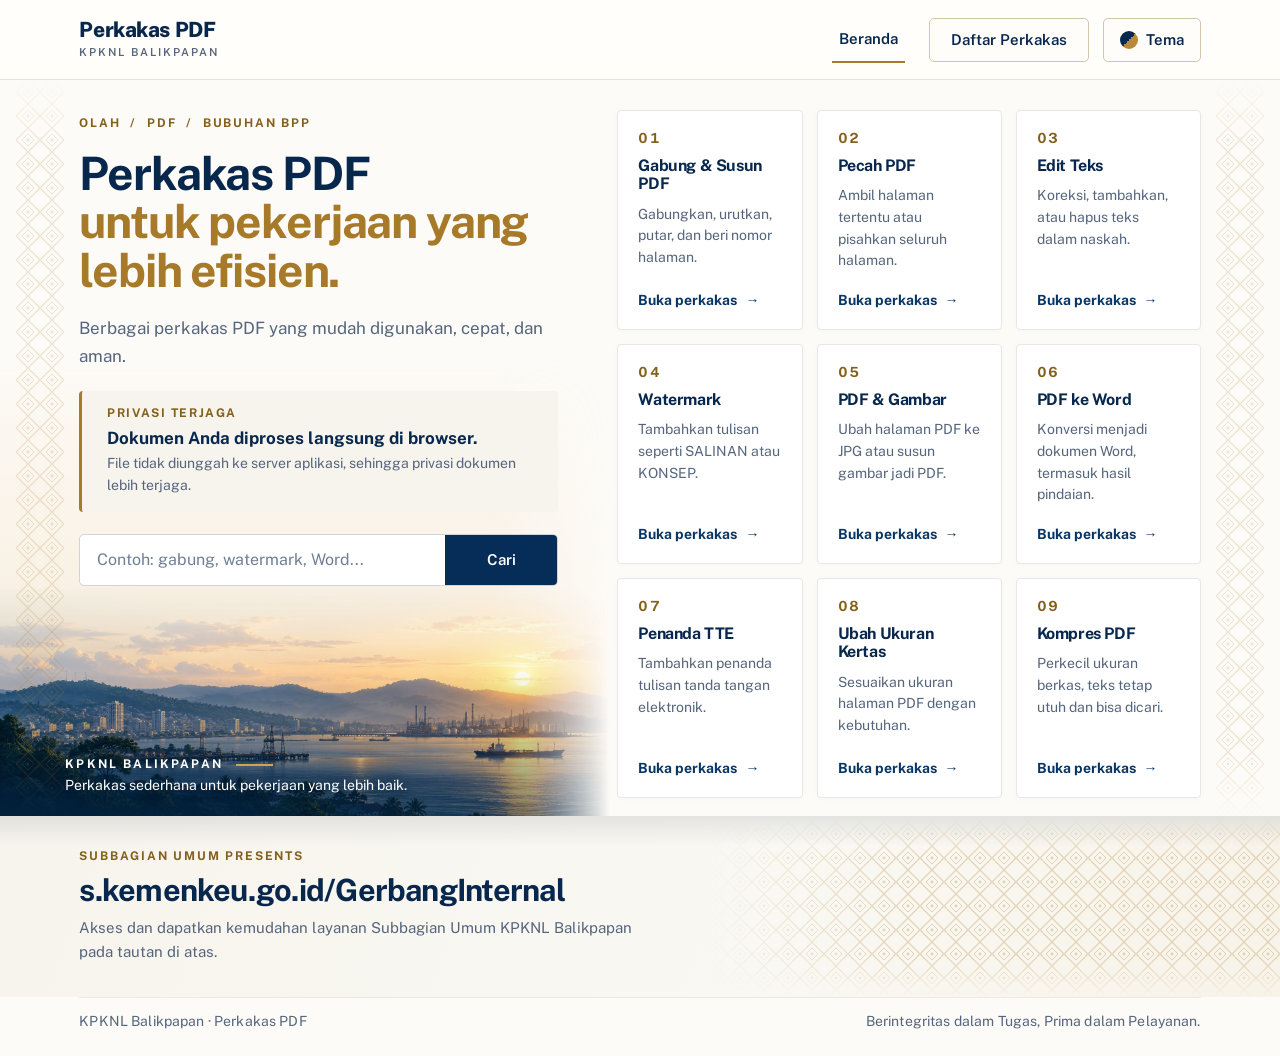
<file: index.html>
<!DOCTYPE html>
<html lang="id">
<head>
<meta charset="utf-8">
<meta name="viewport" content="width=device-width, initial-scale=1">
<meta name="description" content="Perkakas PDF KPKNL Balikpapan. Gabung, pecah, koreksi, konversi, kompres, dan kelola PDF langsung di peramban.">
<title>Perkakas PDF — KPKNL Balikpapan</title>
<script src="tema.js"></script>
<link rel="stylesheet" href="gaya.css">
<link rel="stylesheet" href="editorial.css">
</head>
<body class="beranda-editorial">
<a class="lewati-konten" href="#konten">Lewati navigasi</a>

<main id="konten" class="editorial-halaman">
  <div class="editorial-split">
    <div class="editorial-cerita">
      <section class="editorial-pembuka" aria-labelledby="judul-utama">
        <p class="editorial-label">OLAH <span>/</span> PDF <span>/</span> BUBUHAN BPP</p>
        <h1 id="judul-utama">Perkakas PDF <span>untuk pekerjaan yang lebih efisien.</span></h1>
        <p class="editorial-deskripsi">Berbagai perkakas PDF yang mudah digunakan, cepat, dan aman.</p>

        <div class="editorial-privasi">
          <p class="editorial-privasi-label">PRIVASI TERJAGA</p>
          <strong>Dokumen Anda diproses langsung di browser.</strong>
          <p>File tidak diunggah ke server aplikasi, sehingga privasi dokumen lebih terjaga.</p>
        </div>

        <form class="editorial-cari" role="search" id="cariPerkakas">
          <label for="cariAlat" class="sr-only">Cari perkakas PDF</label>
          <div class="editorial-cari-baris">
            <input type="search" id="cariAlat" name="q" autocomplete="off" placeholder="Contoh: gabung, watermark, Word..." aria-controls="daftarAlat">
            <button type="submit">Cari <span aria-hidden="true">→</span></button>
          </div>
          <p class="editorial-bantuan sr-only">Ketik nama atau kegunaan alat; daftar di sebelah akan tersaring.</p>
        </form>
      </section>

      <figure class="editorial-lanskap">
        <div class="editorial-lanskap-gambar" data-banner-tema role="img" aria-label="Pemandangan teluk saat matahari terbenam dengan perbukitan, gedung kota, dermaga, kilang, dan kapal"></div>
        <figcaption>
          <span>KPKNL BALIKPAPAN <i aria-hidden="true"></i></span>
          <span>Perkakas sederhana untuk pekerjaan yang lebih baik.</span>
        </figcaption>
      </figure>
    </div>

    <section class="editorial-alat" id="alat" aria-labelledby="judul-alat">
      <header class="editorial-alat-kepala">
        <h2 id="judul-alat" class="sr-only">Daftar Perkakas PDF</h2>
        <p class="editorial-jumlah sr-only" id="jumlahAlat" role="status" aria-live="polite">9 perkakas tersedia</p>
      </header>

      <div class="editorial-kartu-grid" id="daftarAlat">
        <a class="editorial-kartu" href="gabung" data-cari="gabung susun halaman urut putar hapus nomor">
          <span class="editorial-kartu-nomor">01</span><strong>Gabung &amp; Susun PDF</strong>
          <span>Gabungkan, urutkan, putar, dan beri nomor halaman.</span><span class="editorial-buka">Buka perkakas <span aria-hidden="true">→</span></span>
        </a>
        <a class="editorial-kartu" href="pecah" data-cari="pecah pisah ekstrak halaman">
          <span class="editorial-kartu-nomor">02</span><strong>Pecah PDF</strong>
          <span>Ambil halaman tertentu atau pisahkan seluruh halaman.</span><span class="editorial-buka">Buka perkakas <span aria-hidden="true">→</span></span>
        </a>
        <a class="editorial-kartu" href="koreksi" data-cari="edit teks koreksi sunting isi pdf">
          <span class="editorial-kartu-nomor">03</span><strong>Edit Teks</strong>
          <span>Koreksi, tambahkan, atau hapus teks dalam naskah.</span><span class="editorial-buka">Buka perkakas <span aria-hidden="true">→</span></span>
        </a>
        <a class="editorial-kartu" href="tanda-air" data-cari="watermark tanda air salinan konsep">
          <span class="editorial-kartu-nomor">04</span><strong>Watermark</strong>
          <span>Tambahkan tulisan seperti SALINAN atau KONSEP.</span><span class="editorial-buka">Buka perkakas <span aria-hidden="true">→</span></span>
        </a>
        <a class="editorial-kartu" href="gambar" data-cari="pdf gambar jpg png konversi foto">
          <span class="editorial-kartu-nomor">05</span><strong>PDF &amp; Gambar</strong>
          <span>Ubah halaman PDF ke JPG atau susun gambar jadi PDF.</span><span class="editorial-buka">Buka perkakas <span aria-hidden="true">→</span></span>
        </a>
        <a class="editorial-kartu" href="word" data-cari="pdf ke word docx ocr pindai konversi">
          <span class="editorial-kartu-nomor">06</span><strong>PDF ke Word</strong>
          <span>Konversi menjadi dokumen Word, termasuk hasil pindaian.</span><span class="editorial-buka">Buka perkakas <span aria-hidden="true">→</span></span>
        </a>
        <a class="editorial-kartu" href="penanda" data-cari="penanda tte elektronik tandatangan tanda tangan">
          <span class="editorial-kartu-nomor">07</span><strong>Penanda TTE</strong>
          <span>Tambahkan penanda tulisan tanda tangan elektronik.</span><span class="editorial-buka">Buka perkakas <span aria-hidden="true">→</span></span>
        </a>
        <a class="editorial-kartu" href="pengubah-uk" data-cari="ubah ukuran kertas a4 f4 legal halaman">
          <span class="editorial-kartu-nomor">08</span><strong>Ubah Ukuran Kertas</strong>
          <span>Sesuaikan ukuran halaman PDF dengan kebutuhan.</span><span class="editorial-buka">Buka perkakas <span aria-hidden="true">→</span></span>
        </a>
        <a class="editorial-kartu" href="kompres" data-cari="kompres kecilkan perkecil ukuran berkas hemat optimasi">
          <span class="editorial-kartu-nomor">09</span><strong>Kompres PDF</strong>
          <span>Perkecil ukuran berkas, teks tetap utuh dan bisa dicari.</span><span class="editorial-buka">Buka perkakas <span aria-hidden="true">→</span></span>
        </a>
      </div>
      <p class="editorial-kosong" id="alatKosong" hidden>Tidak ada perkakas yang cocok. Coba kata kunci lain.</p>
    </section>
  </div>

  <section class="editorial-penutup" aria-labelledby="judul-penutup">
    <div class="editorial-penutup-isi">
      <p class="editorial-label">Subbagian Umum Presents</p>
      <h2 id="judul-penutup">s.kemenkeu.go.id/<wbr>GerbangInternal</h2>
      <p>Akses dan dapatkan kemudahan layanan Subbagian Umum KPKNL Balikpapan pada tautan di atas.</p>
    </div>
    <div class="editorial-penutup-ornamen" aria-hidden="true"></div>
  </section>
  <footer class="editorial-kaki">
    <span>KPKNL Balikpapan · Perkakas PDF</span>
    <span>Berintegritas dalam Tugas, Prima dalam Pelayanan.</span>
  </footer>
</main>

<script src="bersama.js"></script>
<script>
(function () {
  "use strict";
  const form = document.getElementById("cariPerkakas");
  const input = document.getElementById("cariAlat");
  const cards = Array.from(document.querySelectorAll(".editorial-kartu"));
  const status = document.getElementById("jumlahAlat");
  const kosong = document.getElementById("alatKosong");

  function cari() {
    const query = input.value.trim().toLocaleLowerCase("id");
    let terlihat = 0;
    for (const kartu of cards) {
      const teks = (kartu.textContent + " " + kartu.dataset.cari).toLocaleLowerCase("id");
      const cocok = !query || teks.includes(query);
      kartu.hidden = !cocok;
      if (cocok) terlihat++;
    }
    status.textContent = query ? terlihat + " dari " + cards.length + " perkakas cocok" : cards.length + " perkakas tersedia";
    kosong.hidden = terlihat > 0;
  }

  form.addEventListener("submit", function (e) {
    e.preventDefault();
    cari();
    document.getElementById("alat").scrollIntoView({ behavior: "auto", block: "start" });
  });
  input.addEventListener("input", cari);
  input.addEventListener("keydown", function (e) {
    if (e.key === "Escape" && input.value) {
      input.value = "";
      cari();
    }
  });
})();
</script>
</body>
</html>
</file>
<file: gaya.css>
/* ============================================================
   Gaya Bersama Perkakas PDF
   Bahasa desain mengikuti beranda (editorial.css). Seluruh huruf memakai
   Public Sans, judul dibedakan lewat ketebalan dan ukuran.
   Semua alat memakai berkas ini, jadi ubah warna atau ukuran huruf
   lewat variabel di :root, bukan langsung di tiap halaman.
   ============================================================ */

/* Satu-satunya tempat font dimuat. Halaman alat tidak perlu memasang
   tautan Google Fonts sendiri. */
@import url('https://fonts.googleapis.com/css2?family=Public+Sans:ital,wght@0,400;0,500;0,600;0,700;0,800;1,400&display=swap');

:root {
  /* Huruf */
  --huruf-judul: "Public Sans", system-ui, -apple-system, "Segoe UI", sans-serif;
  --huruf-isi: "Public Sans", system-ui, -apple-system, "Segoe UI", sans-serif;

  /* Palet, disamakan dengan beranda */
  --biru-tua: #08274d;
  --biru: #1d4e86;
  --biru-hover: #16446e;
  --biru-muda: #eef2f6;
  --emas: #b8893a;          /* garis, sorotan, dan bingkai fokus */
  --emas-tua: #a77a2a;      /* garis tepi kabar dan penanda aktif */
  --emas-teks: #84601d;     /* teks emas berukuran kecil, kontras 5,5:1 */
  --emas-muda: #f7f4ed;
  --emas-garis: #d7c7aa;
  --putih: #ffffff;
  --latar: #fdfbf7;

  /* Teks dan garis. Kontras --tinta-lembut di atas latar 5,7:1. */
  --tinta: #13294a;
  --tinta-lembut: #55657c;
  --garis: #e6e2d9;
  --garis-fokus: #cfd6dd;

  /* Status */
  --bahaya: #b42318;
  --bahaya-muda: #fdf1ef;
  --hijau: #1b6b35;
  --hijau-muda: #eef7f0;

  /* Bentuk */
  --radius-sm: 4px;
  --radius-md: 6px;
  --radius-lg: 8px;
  --radius-xl: 12px;
  --bayangan-sm: 0 1px 4px rgba(12, 46, 79, 0.04);
  --bayangan-md: 0 3px 12px rgba(16, 43, 80, 0.07);
  --bayangan-lg: 0 10px 25px rgba(16, 43, 80, 0.10);
  --transisi: background-color .16s ease, border-color .16s ease, color .16s ease, box-shadow .16s ease;

  /* Warna pendukung. Semuanya ikut berganti saat tema diganti, lihat bagian
     "Tema" di bawah. Jangan menulis kode warna langsung di aturan lain. */
  --latar-bening: rgba(253, 251, 247, 0);   /* --latar dengan alfa 0, untuk gradasi */
  --menu-latar: #fffefa;
  --menu-garis: #e8e4db;
  --tombol-polos: #fffdfa;
  --hover-hangat: #f9f5ed;
  --kop-kiri: #f9f6ef;
  --kop-kanan: #f8eddb;
  --jatuhan-latar: #fbfaf6;
  --jatuhan-garis: #abb9c9;
  --teks-contoh: #6f7f94;       /* placeholder isian, kontras 4,0:1 */
  --fokus-lembut: #cad9e8;
  --mati-latar: #efede7;
  --mati-garis: #e2ded4;
  --kartu-garis: #e7e7e5;
  --kartu-garis-hover: #c6a36a;
  --kartu-latar-hover: #fffdf8;

  /* Khusus beranda (dipakai editorial.css) */
  --garis-editorial: #e9e5dd;
  --cari-garis: #ced5da;
  --cari-tombol: #062d58;
  --cari-fokus: #c5a15b;
  --tautan-kartu: #073565;
  --emas-terang: #d4a34d;
  --kosong-latar: #f8f4eb;
  --kosong-garis: #aa8444;
  --penutup-1: #f7f4ed;
  --penutup-2: #faf8f3;
  --penutup-3: #f7f3e9;
  --kaki-garis: #eee9e0;
  --bayang-teks: #102943;
  /* Tiga angka R,G,B untuk warna yang dipakai dengan alfa: rgba(var(--rgb-x), .5) */
  --rgb-gelap: 4, 33, 58;          /* bayangan dan lapisan gelap di atas foto */
  --rgb-bayangan-kartu: 12, 46, 79;
  --rgb-semburat: 240, 218, 185;   /* semburat hangat di belakang banner */
  --rgb-semburat-2: 226, 214, 194;

  /* Banner: satu gambar dipakai di beranda dan di kop halaman alat. */
  --banner: url("banner-pelabuhan.jpg");
  --banner-beranda-posisi: center 48%;
  --banner-beranda-posisi-ponsel: 80% 48%;
  --banner-kop-posisi: right 46%;
  --banner-pita-posisi: center 52%;
  /* Kepekatan lapisan gelap di bawah keterangan banner beranda. */
  --banner-lapis-tengah: .18;
  --banner-lapis-bawah: .5;
}

/* ============================================================
   Tema
   Tiap tema hanya mengganti nilai variabel warna dan gambar banner; tata
   letak dan aturan lain tidak disentuh. Tema bawaan (Pelabuhan Senja) memakai
   nilai di :root di atas. Tema dipilih lewat atribut data-tema pada <html>,
   yang dipasang tema.js sebelum halaman digambar.
   Menambah tema baru: salin satu blok di bawah, ganti nilainya, lalu
   daftarkan di tema.js.
   ============================================================ */
/* Hutan Hujan: hijau hutan dan keemasan cahaya pagi */
:root[data-tema="hutan"] {
  --biru-tua: #123a2b;
  --biru: #1e6a4a;
  --biru-hover: #17563b;
  --biru-muda: #edf4ef;
  --emas: #b48a30;
  --emas-tua: #a17720;
  --emas-teks: #775812;
  --emas-muda: #f5f5ea;
  --emas-garis: #d9cfa7;
  --latar: #fbfcf7;
  --latar-bening: rgba(251, 252, 247, 0);
  --tinta: #173527;
  --tinta-lembut: #526a5c;
  --garis: #e3e7db;
  --garis-fokus: #cddbd0;
  --menu-latar: #fdfefa;
  --menu-garis: #e4e8dc;
  --tombol-polos: #fcfdf8;
  --hover-hangat: #f4f6ea;
  --kop-kiri: #f5f7ee;
  --kop-kanan: #edf2da;
  --jatuhan-latar: #f9fbf5;
  --jatuhan-garis: #a9c0b0;
  --teks-contoh: #6b8274;
  --fokus-lembut: #cbe0d2;
  --mati-latar: #eeefe8;
  --mati-garis: #e0e3d8;
  --kartu-garis: #e4e8e2;
  --kartu-garis-hover: #c2ab66;
  --kartu-latar-hover: #fdfef8;
  --garis-editorial: #e4e8dc;
  --cari-garis: #ccd8cf;
  --cari-tombol: #123a2b;
  --cari-fokus: #c5a85b;
  --tautan-kartu: #175239;
  --emas-terang: #dcb85a;
  --kosong-latar: #f4f6ea;
  --kosong-garis: #a58a3e;
  --penutup-1: #f3f6ec;
  --penutup-2: #f8faf4;
  --penutup-3: #f1f4e4;
  --kaki-garis: #e8ecdf;
  --bayang-teks: #0c2a1e;
  --rgb-gelap: 12, 40, 26;
  --rgb-bayangan-kartu: 18, 58, 43;
  --rgb-semburat: 226, 234, 194;
  --rgb-semburat-2: 214, 224, 190;
  --banner: url("banner-hutan.jpg");
  --banner-beranda-posisi: center 46%;
  --banner-beranda-posisi-ponsel: 15% 46%;
  --banner-kop-posisi: right 30%;
  --banner-pita-posisi: center 25%;
  --banner-lapis-tengah: .3;
  --banner-lapis-bawah: .68;
}
/* Mangrove: hijau toska perairan dan keemasan senja */
:root[data-tema="mangrove"] {
  --biru-tua: #0b3d46;
  --biru: #13707d;
  --biru-hover: #0e5a65;
  --biru-muda: #eaf4f5;
  --emas: #c18b2f;
  --emas-tua: #ad7721;
  --emas-teks: #825a12;
  --emas-muda: #f8f5ea;
  --emas-garis: #e0d0a9;
  --latar: #fbfcfa;
  --latar-bening: rgba(251, 252, 250, 0);
  --tinta: #10373f;
  --tinta-lembut: #4e6a70;
  --garis: #dfe7e3;
  --garis-fokus: #c8dbdd;
  --menu-latar: #fdfefd;
  --menu-garis: #e1e8e4;
  --tombol-polos: #fcfdfb;
  --hover-hangat: #f6f5e9;
  --kop-kiri: #f2f8f6;
  --kop-kanan: #f9ecd3;
  --jatuhan-latar: #f8fbfa;
  --jatuhan-garis: #a3c2c6;
  --teks-contoh: #66838a;
  --fokus-lembut: #c5e1e5;
  --mati-latar: #edefec;
  --mati-garis: #dfe3df;
  --kartu-garis: #e2e8e6;
  --kartu-garis-hover: #cfa864;
  --kartu-latar-hover: #fffdf7;
  --garis-editorial: #e2e8e3;
  --cari-garis: #c9d9db;
  --cari-tombol: #0b3d46;
  --cari-fokus: #cfa457;
  --tautan-kartu: #0d5560;
  --emas-terang: #e2ac52;
  --kosong-latar: #f6f5e9;
  --kosong-garis: #ad8a40;
  --penutup-1: #f1f7f5;
  --penutup-2: #f8fbf9;
  --penutup-3: #f8f1df;
  --kaki-garis: #e5ebe7;
  --bayang-teks: #062a31;
  --rgb-gelap: 6, 44, 52;
  --rgb-bayangan-kartu: 11, 61, 70;
  --rgb-semburat: 248, 220, 170;
  --rgb-semburat-2: 232, 222, 190;
  --banner: url("banner-mangrove.jpg");
  --banner-beranda-posisi: center 50%;
  --banner-beranda-posisi-ponsel: 30% 50%;
  --banner-kop-posisi: right 40%;
  --banner-pita-posisi: center 55%;
  --banner-lapis-tengah: .36;
  --banner-lapis-bawah: .74;
}

* { box-sizing: border-box; }

html, body { margin: 0; padding: 0; }

body {
  background: var(--latar);
  color: var(--tinta);
  font-family: var(--huruf-isi);
  font-size: 16px;
  line-height: 1.6;
  -webkit-font-smoothing: antialiased;
  text-rendering: optimizeLegibility;
}

a { color: var(--biru); }
a:hover { color: var(--biru-hover); }

.bungkus {
  max-width: 920px;
  margin: 0 auto;
  padding: 8px 24px 48px;
}
.bungkus.lebar { max-width: 1160px; }

.sembunyi { display: none; }
.sr-only {
  position: absolute !important;
  width: 1px !important;
  height: 1px !important;
  margin: -1px !important;
  padding: 0 !important;
  overflow: hidden !important;
  clip: rect(0, 0, 0, 0) !important;
  white-space: nowrap !important;
  border: 0 !important;
}

.lewati-konten {
  position: fixed;
  left: 10px;
  top: -100px;
  padding: 12px 16px;
  z-index: 1000;
  background: var(--putih);
  color: var(--biru-tua);
  font-weight: 600;
}
.lewati-konten:focus { top: 8px; }

/* ---------- Menu atas, sama di beranda dan semua alat ---------- */
.menu {
  position: sticky;
  top: 0;
  z-index: 100;
  isolation: isolate;
  overflow: visible;
  background: var(--menu-latar);
  border-bottom: 1px solid var(--menu-garis);
}
/* Kepala navigasi tetap bersih. Motif vertikal dipakai di pinggir halaman,
   bukan di atas teks/merek agar identitas tetap mudah dibaca. */
.menu-isi {
  max-width: 1550px;
  margin: 0 auto;
  min-height: 79px;
  padding: 10px clamp(18px, 6.2vw, 94px);
  display: flex;
  align-items: center;
  gap: 14px;
  background: transparent !important;
}
.menu-nama {
  margin-right: auto;
  color: var(--biru-tua);
  font: 800 21px/1.1 var(--huruf-judul);
  letter-spacing: -.02em;
  text-decoration: none;
}
.menu-nama:hover { color: var(--biru-tua); }
.menu-nama small {
  display: block;
  margin-top: 4px;
  color: var(--tinta-lembut);
  font: 600 11px/1.4 var(--huruf-isi);
  letter-spacing: .18em;
}
.menu-beranda {
  color: var(--biru-tua);
  font-size: 15px;
  font-weight: 600;
  text-decoration: none;
  padding: 10px 7px;
  margin-right: 10px;
  border-bottom: 2px solid transparent;
}
.menu-beranda:hover { color: var(--biru-tua); border-bottom-color: var(--emas-garis); }
.menu-beranda[aria-current="page"] { border-bottom-color: var(--emas-tua); }
.menu-nama:focus-visible,
.menu-beranda:focus-visible { outline: 3px solid var(--emas-tua); outline-offset: 3px; }

.menu-dropdown-wrapper { position: relative; display: inline-block; }
.menu-dropdown-btn {
  display: flex;
  align-items: center;
  gap: 8px;
  padding: 12px 21px;
  background: var(--tombol-polos);
  border: 1px solid var(--emas-garis);
  border-radius: 5px;
  color: var(--biru-tua);
  font: 600 15px/1.2 var(--huruf-isi);
  cursor: pointer;
  transition: var(--transisi);
}
.menu-dropdown-btn:hover,
.menu-dropdown-btn[aria-expanded="true"] { background: var(--hover-hangat); border-color: var(--emas-tua); }
.menu-dropdown-btn:focus-visible { outline: 3px solid var(--emas-tua); outline-offset: 3px; }
.menu-dropdown-btn .panah { font-size: 11px; transition: transform .2s ease; }
.menu-dropdown-wrapper.terbuka .menu-dropdown-btn .panah { transform: rotate(180deg); }

.menu-dropdown-content {
  display: none;
  position: absolute;
  right: 0;
  top: calc(100% + 8px);
  min-width: 260px;
  max-height: min(70vh, 540px);
  overflow-y: auto;
  background: var(--putih);
  border: 1px solid var(--garis);
  border-radius: var(--radius-sm);
  box-shadow: var(--bayangan-lg);
  z-index: 1000;
}
.menu-dropdown-wrapper.terbuka .menu-dropdown-content { display: block; }
.menu-dropdown-content a {
  display: block;
  padding: 12px 18px;
  color: var(--tinta) !important;
  font-size: 15px;
  font-weight: 500;
  text-decoration: none;
  border-bottom: 1px solid var(--garis);
  border-left: 3px solid transparent;
  transition: var(--transisi);
}
.menu-dropdown-content a:last-child { border-bottom: 0; }
.menu-dropdown-content a:hover { background: var(--hover-hangat); }
.menu-dropdown-content a.aktif {
  background: var(--emas-muda);
  border-left-color: var(--emas-tua);
  font-weight: 700;
}
.menu-dropdown-content a:focus-visible { outline: 3px solid var(--emas-tua); outline-offset: -3px; }

/* Pengalih tema: tombol berbulatan dua warna di ujung kanan menu. */
.menu-tema-btn { padding: 12px 16px; }
.menu-tema-bulatan {
  flex: none;
  width: 18px;
  height: 18px;
  border-radius: 50%;
  /* Pada tombol, bulatan memperlihatkan tema yang sedang dipakai. */
  background: linear-gradient(135deg, var(--warna-1, var(--biru-tua)) 50%, var(--warna-2, var(--emas)) 50%);
}
.menu-tema .menu-dropdown-content { min-width: 220px; }
.menu-tema-pilihan {
  display: flex;
  align-items: center;
  gap: 12px;
  width: 100%;
  padding: 12px 18px;
  color: var(--tinta);
  font: 500 15px/1.3 var(--huruf-isi);
  text-align: left;
  background: none;
  border: 0;
  border-bottom: 1px solid var(--garis);
  border-left: 3px solid transparent;
  cursor: pointer;
  transition: var(--transisi);
}
.menu-tema-pilihan:last-child { border-bottom: 0; }
.menu-tema-pilihan:hover { background: var(--hover-hangat); }
.menu-tema-pilihan[aria-checked="true"] {
  background: var(--emas-muda);
  border-left-color: var(--emas-tua);
  font-weight: 700;
}
.menu-tema-pilihan:focus-visible { outline: 3px solid var(--emas-tua); outline-offset: -3px; }

/* ---------- Kop halaman alat ----------
   Kop terang seperti bagian pembuka beranda, dengan label nomor perkakas
   berwarna emas, judul tebal, dan ornamen Kalimantan di kanan.
   Foto pelabuhan dari banner beranda dipasang di sisi kanan dan dileburkan:
   ke kiri memudar ke warna kertas supaya teks tetap terbaca, ke bawah memudar
   ke latar halaman supaya tidak ada garis potong dengan isi alat. */
.kop {
  position: relative;
  overflow: hidden;
  background:
    linear-gradient(to bottom, var(--latar-bening) 45%, var(--latar) 100%),
    linear-gradient(100deg, var(--kop-kiri) 0%, var(--latar) 40%, var(--kop-kanan) 100%);
  color: var(--biru-tua);
}
.kop::after {
  content: "";
  position: absolute;
  top: 0;
  right: 0;
  bottom: 0;
  /* Tepi kiri foto mengikuti kolom teks (lebar 920px, teks sekitar 650px),
     jadi foto baru mulai muncul tepat setelah teks berakhir. */
  left: calc(max(0px, (100% - 920px) / 2) + 600px);
  background: var(--banner) var(--banner-kop-posisi) / auto 150% no-repeat;
  -webkit-mask-image:
    linear-gradient(to right, transparent 0, rgba(0,0,0,.06) 80px, #000 64%),
    linear-gradient(to bottom, #000 48%, transparent 98%);
  -webkit-mask-composite: source-in;
  mask-image:
    linear-gradient(to right, transparent 0, rgba(0,0,0,.06) 80px, #000 64%),
    linear-gradient(to bottom, #000 48%, transparent 98%);
  mask-composite: intersect;
  pointer-events: none;
}
/* Pita anyaman kembar di tepi kiri dan kanan kop, sekeluarga dengan beranda.
   Hanya tampil bila tepi halaman cukup lebar sehingga pita tidak menimpa teks,
   lihat aturan @media tepat di bawah. */
.kop::before {
  content: "";
  display: none;
  position: absolute;
  top: 0;
  bottom: 0;
  left: clamp(8px, 3vw, 44px);
  right: clamp(8px, 3vw, 44px);
  background:
    url("ornamen-kalimantan-anyaman.svg") left top / 48px 24px repeat-y,
    url("ornamen-kalimantan-anyaman.svg") right top / 48px 24px repeat-y;
  opacity: .2;
  -webkit-mask-image: linear-gradient(to bottom, transparent, #000 14%, #000 80%, transparent);
  mask-image: linear-gradient(to bottom, transparent, #000 14%, #000 80%, transparent);
  pointer-events: none;
  z-index: 1;
}
@media (min-width: 1140px) { .kop::before { display: block; } }
/* Halaman berisi lebar (1160px) butuh layar lebih lebar supaya pitanya muat. */
@media (max-width: 1379px) { .kop:has(.kop-isi.lebar)::before { display: none; } }
.kop-isi {
  position: relative;
  z-index: 1;
  max-width: 920px;
  margin: 0 auto;
  padding: 44px 24px 38px;
}
.kop-isi.lebar { max-width: 1160px; }
.kop-label {
  margin: 0 0 14px;
  color: var(--emas-teks);
  font-size: 12px;
  font-weight: 700;
  letter-spacing: .16em;
  line-height: 1.5;
  text-transform: uppercase;
}
.kop-label a { color: inherit; text-decoration: none; }
.kop-label a:hover { text-decoration: underline; }
.kop h1 {
  margin: 0 0 14px;
  color: var(--biru-tua);
  font: 700 clamp(32px, 3.6vw, 44px)/1.12 var(--huruf-judul);
  letter-spacing: -.025em;
}
.kop p {
  margin: 0;
  max-width: 62ch;
  color: var(--tinta-lembut);
  font-size: 17px;
  line-height: 1.65;
}
.kop em {
  color: var(--emas-teks);
  font-style: normal;
  font-weight: 600;
}

/* ---------- Bagian langkah ----------
   Tiap langkah menjadi panel putih bergaris tipis seperti kartu beranda,
   supaya urutan kerja mudah diikuti. */
section { padding-top: 0; }
.bungkus > section,
.bungkus > form > section {
  margin-top: 24px;
  padding: 28px 32px 32px;
  background: var(--putih);
  border: 1px solid var(--garis);
  border-radius: var(--radius-sm);
  box-shadow: var(--bayangan-sm);
}
.bungkus > section.sembunyi,
.bungkus > form > section.sembunyi { display: none; }

.nomor {
  margin: 0 0 6px;
  color: var(--emas-teks);
  font-family: var(--huruf-isi);
  font-size: 12px;
  font-weight: 700;
  letter-spacing: .16em;
  line-height: 1.5;
  text-transform: uppercase;
}

h2 {
  margin: 0 0 18px;
  color: var(--biru-tua);
  font: 700 24px/1.25 var(--huruf-judul);
  letter-spacing: -.015em;
}

h3 {
  margin: 0 0 10px;
  color: var(--biru-tua);
  font: 700 19px/1.3 var(--huruf-judul);
  letter-spacing: -.01em;
}

/* ---------- Kotak unggah ---------- */
.jatuhan {
  padding: 44px 28px;
  background: var(--jatuhan-latar);
  border: 1.5px dashed var(--jatuhan-garis);
  border-radius: var(--radius-md);
  text-align: center;
  cursor: pointer;
  transition: var(--transisi);
}
.jatuhan:hover, .jatuhan.aktif { background: var(--emas-muda); border-color: var(--emas-tua); }
.jatuhan:focus-visible { outline: 3px solid var(--emas-tua); outline-offset: 3px; }
.jatuhan strong {
  display: block;
  margin-bottom: 6px;
  color: var(--biru-tua);
  font: 700 18px/1.35 var(--huruf-judul);
}
.jatuhan span { color: var(--tinta-lembut); font-size: 15px; }

/* Kabar yang muncul tepat di bawah kotak unggah diberi jarak. */
.jatuhan ~ .kabar { margin-top: 14px; }

.keterangan-berkas { margin-top: 14px; font-size: 15px; color: var(--tinta-lembut); }

/* ---------- Isian ---------- */
label {
  display: block;
  margin-bottom: 8px;
  color: var(--tinta);
  font-size: 15px;
  font-weight: 600;
}

/* 16px mencegah peramban ponsel memperbesar layar saat isian disentuh. */
input[type=text], input[type=number], input[type=search], select, textarea {
  width: 100%;
  padding: 11px 14px;
  font-family: inherit;
  font-size: 16px;
  color: var(--tinta);
  background: var(--putih);
  border: 1px solid var(--garis-fokus);
  border-radius: 5px;
  transition: var(--transisi);
}
input::placeholder, textarea::placeholder { color: var(--teks-contoh); opacity: 1; }
textarea { min-height: 120px; line-height: 1.6; resize: vertical; }
input:focus-visible, select:focus-visible, textarea:focus-visible {
  outline: 3px solid var(--fokus-lembut);
  outline-offset: 1px;
  border-color: var(--biru);
}
input[type=checkbox], input[type=radio] { accent-color: var(--biru-tua); }

.isian { margin-bottom: 22px; }
.isian-baris { display: flex; gap: 20px; flex-wrap: wrap; }
.isian-baris .isian { flex: 1 1 220px; }

/* ---------- Tombol ---------- */
.tombol {
  display: inline-flex;
  align-items: center;
  justify-content: center;
  gap: 8px;
  min-height: 46px;
  padding: 11px 22px;
  font: 600 15px/1.25 var(--huruf-isi);
  color: var(--putih);
  background: var(--biru-tua);
  border: 1px solid var(--biru-tua);
  border-radius: 5px;
  cursor: pointer;
  transition: var(--transisi);
}
.tombol:hover { background: var(--biru-hover); border-color: var(--biru-hover); }
.tombol.sekunder { color: var(--biru-tua); background: var(--putih); border-color: var(--emas-garis); }
.tombol.sekunder:hover { background: var(--hover-hangat); border-color: var(--emas-tua); }
.tombol.kecil { min-height: 38px; padding: 7px 15px; font-size: 14px; }
.tombol:focus-visible { outline: 3px solid var(--emas-tua); outline-offset: 2px; }
/* Tombol mati tetap terbaca supaya pengguna tahu tombol itu ada. */
.tombol:disabled,
.tombol.sekunder:disabled {
  color: var(--tinta-lembut);
  background: var(--mati-latar);
  border-color: var(--mati-garis);
  cursor: not-allowed;
}

.baris-tombol { display: flex; gap: 12px; flex-wrap: wrap; margin-top: 26px; }

/* ---------- Kabar dan catatan ---------- */
.kabar {
  margin: 0 0 22px;
  padding: 14px 20px;
  font-size: 15px;
  line-height: 1.6;
  color: var(--tinta);
  background: var(--emas-muda);
  border-left: 3px solid var(--emas-tua);
  border-radius: var(--radius-sm);
}
.kabar.gagal { color: #8f1d14; background: var(--bahaya-muda); border-left-color: var(--bahaya); }
.kabar.beres { color: var(--hijau); background: var(--hijau-muda); border-left-color: var(--hijau); }
.kabar:empty { display: none; }
.kabar ul { margin: 8px 0 0 20px; padding: 0; }
.kabar b, .kabar strong { color: var(--biru-tua); }
.kabar.gagal b, .kabar.gagal strong { color: inherit; }
/* Catatan tetap di bagian atas alat, misalnya batas kemampuan alat.
   Judulnya ditebalkan seperti kotak privasi di beranda. */
.kabar.catatan > b:first-child {
  display: block;
  margin-bottom: 2px;
  font: 700 16px/1.4 var(--huruf-judul);
}

.petunjuk { margin-top: 14px; color: var(--tinta-lembut); font-size: 15px; line-height: 1.6; }

/* ---------- Komponen lama yang masih dipakai beberapa alat ---------- */
.janji {
  margin-top: 28px;
  padding: 22px 26px;
  background: var(--emas-muda);
  border-left: 3px solid var(--emas-tua);
  border-radius: var(--radius-sm);
}
.janji h3 { margin-top: 0; }
.janji p { margin: 0; color: var(--tinta-lembut); }

.petak {
  display: grid;
  gap: 14px;
  grid-template-columns: repeat(auto-fill, minmax(260px, 1fr));
  margin-top: 16px;
}
.kartu {
  display: flex;
  flex-direction: column;
  padding: 20px;
  color: inherit;
  text-decoration: none;
  background: var(--putih);
  border: 1px solid var(--kartu-garis);
  border-radius: var(--radius-sm);
  transition: var(--transisi);
}
.kartu:hover { border-color: var(--kartu-garis-hover); background: var(--kartu-latar-hover); }
.kartu:focus-visible { outline: 3px solid var(--emas-tua); outline-offset: 3px; }
.kartu strong {
  display: block;
  margin-bottom: 8px;
  color: var(--biru-tua);
  font: 700 18px/1.3 var(--huruf-judul);
}
.kartu span { font-size: 15px; line-height: 1.55; color: var(--tinta-lembut); }

/* ---------- Panggung kanvas dan rak halaman ---------- */
.panggung {
  position: relative;
  display: inline-block;
  max-width: 100%;
  overflow: hidden;
  background: var(--putih);
  border: 1px solid var(--garis);
  border-radius: var(--radius-sm);
  box-shadow: var(--bayangan-md);
}
.panggung canvas { display: block; max-width: 100%; height: auto; }

.rak {
  display: grid;
  gap: 16px;
  grid-template-columns: repeat(auto-fill, minmax(150px, 1fr));
  margin-top: 12px;
}
.ubin {
  position: relative;
  padding: 10px;
  text-align: center;
  background: var(--putih);
  border: 1px solid var(--garis);
  border-radius: var(--radius-sm);
  transition: var(--transisi);
}
.ubin.terpilih { background: var(--emas-muda); border-color: var(--emas); box-shadow: 0 0 0 2px var(--emas); }
.ubin.dibuang { opacity: .35; filter: grayscale(1); }
.ubin canvas {
  display: block;
  max-width: 100%;
  height: auto;
  margin: 0 auto;
  border: 1px solid var(--garis);
  border-radius: 3px;
}
.ubin-nomor { margin-top: 8px; color: var(--biru-tua); font-size: 14px; font-weight: 700; }
.ubin-alat { display: flex; flex-wrap: wrap; justify-content: center; gap: 4px; margin-top: 8px; }
.ubin-alat button {
  min-height: 34px;
  padding: 6px 10px;
  font: 600 13px/1.2 var(--huruf-isi);
  color: var(--biru-tua);
  background: var(--putih);
  border: 1px solid var(--garis-fokus);
  border-radius: var(--radius-sm);
  cursor: pointer;
  transition: var(--transisi);
}
.ubin-alat button:hover { background: var(--hover-hangat); border-color: var(--emas-tua); }
.ubin-alat button:focus-visible { outline: 2px solid var(--emas-tua); outline-offset: 1px; }

/* ---------- Daftar berkas ---------- */
.daftar { list-style: none; margin: 12px 0 0; padding: 0; }
.daftar li {
  display: flex;
  align-items: center;
  gap: 16px;
  margin-bottom: 10px;
  padding: 14px 18px;
  background: var(--putih);
  border: 1px solid var(--garis);
  border-radius: var(--radius-sm);
  transition: var(--transisi);
}
.daftar li:hover { border-color: var(--garis-fokus); }
.daftar .urut { min-width: 28px; color: var(--emas-teks); font: 700 15px/1 var(--huruf-judul); font-variant-numeric: tabular-nums; }
.daftar .nama {
  flex: 1;
  overflow: hidden;
  text-overflow: ellipsis;
  white-space: nowrap;
  font-size: 15px;
  font-weight: 500;
}
.daftar .rinci { font-size: 14px; color: var(--tinta-lembut); white-space: nowrap; }

/* ---------- Kaki halaman, sama dengan kaki beranda ---------- */
footer {
  display: flex;
  justify-content: space-between;
  flex-wrap: wrap;
  gap: 6px 24px;
  margin-top: 56px;
  padding: 16px 0 8px;
  border-top: 1px solid var(--garis);
  color: var(--tinta-lembut);
  font-size: 14px;
  line-height: 1.55;
}

/* ---------- Layar sedang dan ponsel ----------
   Teks kop hampir selebar layar, jadi foto tidak dipasang di samping teks.
   Foto dijadikan pita di atas judul yang memudar ke bawah. */
@media (max-width: 1040px) {
  .kop::after {
    left: 0;
    bottom: auto;
    height: 136px;
    background-position: var(--banner-pita-posisi);
    background-size: cover;
    -webkit-mask-image: linear-gradient(to bottom, #000 30%, transparent 96%);
    mask-image: linear-gradient(to bottom, #000 30%, transparent 96%);
  }
  .kop-isi { padding-top: 116px; }
}

/* ---------- Ponsel ---------- */
@media (max-width: 700px) {
  .menu-isi { min-height: 69px; padding: 10px 18px; gap: 8px; }
  .menu-nama { font-size: 19px; }
  .menu-nama small { font-size: 10px; letter-spacing: .14em; }
  .menu-beranda { display: none; }
  .menu-dropdown-btn { padding: 11px 13px; font-size: 14px; }
  .menu-tema-btn { padding: 11px; }
  .menu-tema-teks { display: none; }
  .menu-dropdown-content { max-width: min(90vw, 320px); }
  .kop::after { height: 118px; }
  .kop-isi { padding: 96px 18px 28px; }
  .kop p { font-size: 16px; }
  .bungkus { padding: 4px 14px 40px; }
  .bungkus > section,
  .bungkus > form > section { margin-top: 16px; padding: 22px 18px 24px; }
  h2 { font-size: 22px; }
  .jatuhan { padding: 32px 18px; }
  .jatuhan strong { font-size: 17px; }
}

@media (prefers-reduced-motion: reduce) {
  * { transition: none !important; animation: none !important; }
}
</file>
<file: editorial.css>
/*
 * Perkakas PDF | Editorial Split v2
 * Dirancang mengikuti mockup terpilih: katalog 9 alat (3 x 3 di desktop), kiri narasi,
 * ilustrasi pesisir, dan ornamen geometris/organik terinspirasi Kalimantan.
 * Semua aturan beranda dibatasi ke body.beranda-editorial.
 */
body.beranda-editorial {
  /* Warna beranda mengambil dari variabel di gaya.css, supaya ikut berganti
     bersama tema. */
  --editorial-navy: var(--biru-tua);
  --editorial-gold: var(--emas-tua);
  --editorial-muted: var(--tinta-lembut);
  --editorial-gold-text: var(--emas-teks);
  --editorial-paper: var(--latar);
  --editorial-line: var(--garis-editorial);
  --editorial-gutter: clamp(18px, 6.2vw, 94px);
  --editorial-column-gap: clamp(22px, 3.85vw, 56px);
  margin: 0;
  background: var(--editorial-paper);
  color: var(--editorial-navy);
  font-family: "Public Sans", sans-serif;
  font-size: 15px;
}
.beranda-editorial *,
.beranda-editorial *::before,
.beranda-editorial *::after { box-sizing: border-box; }
.beranda-editorial body::before,
body.beranda-editorial::before { display: none !important; }
.beranda-editorial .sr-only {
  position: absolute !important;
  width: 1px !important;
  height: 1px !important;
  padding: 0 !important;
  margin: -1px !important;
  overflow: hidden !important;
  clip: rect(0, 0, 0, 0) !important;
  white-space: nowrap !important;
  border: 0 !important;
}

/* Menu atas kini diatur bersama di gaya.css supaya sama di semua halaman. */

/* Editorial split: kanan mulai dengan alat, bukan blok header tambahan.
   Hiasan baru dibatasi ke area pinggir kiri, bukan menimpa kartu atau formulir. */
.beranda-editorial .editorial-halaman {
  max-width: 1550px;
  margin: 0 auto;
  padding: 0 var(--editorial-gutter);
}
.beranda-editorial .editorial-split {
  position: relative;
  display: grid;
  grid-template-columns: minmax(0, .456fr) minmax(0, .544fr);
  column-gap: var(--editorial-column-gap);
  align-items: stretch;
}
/* Pita anyaman kembar: jalinan belah ketupat yang samar di tepi kiri dan kanan,
   simetris dan seluruhnya di luar kolom isi. Hanya dekorasi, tidak menangkap
   pointer/fokus dan tidak memengaruhi layout. */
.beranda-editorial .editorial-split::before,
.beranda-editorial .editorial-split::after {
  content: "";
  position: absolute;
  z-index: 2;
  pointer-events: none;
  width: 48px;
  top: 0;
  bottom: 0;
  background: url("ornamen-kalimantan-anyaman.svg") left top / 48px 24px repeat-y;
  opacity: .2;
  -webkit-mask-image: linear-gradient(to bottom, transparent, #000 9%, #000 91%, transparent);
  mask-image: linear-gradient(to bottom, transparent, #000 9%, #000 91%, transparent);
}
.beranda-editorial .editorial-split::before { left: calc(var(--editorial-gutter) * -.5 - 24px); }
.beranda-editorial .editorial-split::after { right: calc(var(--editorial-gutter) * -.5 - 24px); }
.beranda-editorial .editorial-cerita {
  min-width: 0;
  display: flex;
  flex-direction: column;
  position: relative;
}
.beranda-editorial .editorial-pembuka {
  z-index: 1;
  padding: 34px 10px 0 0;
}
.beranda-editorial .editorial-label {
  color: var(--editorial-gold-text);
  font-family: "Public Sans", sans-serif;
  font-size: 12px;
  font-weight: 700;
  letter-spacing: .15em;
  line-height: 1.55;
  text-transform: uppercase;
}
.beranda-editorial .editorial-pembuka > .editorial-label { margin: 0 0 16px; }
.beranda-editorial .editorial-label span { padding: 0 5px; }
.beranda-editorial h1,
.beranda-editorial h2,
.beranda-editorial .editorial-kartu strong {
  font-family: "Public Sans", system-ui, sans-serif;
  letter-spacing: -.025em;
  font-weight: 700;
}
.beranda-editorial h1 {
  color: var(--editorial-navy);
  font-size: clamp(38px, 3.6vw, 54px);
  line-height: 1.06;
  margin: 0 0 19px;
  max-width: 600px;
}
.beranda-editorial h1 span { display: block; color: var(--editorial-gold); }
.beranda-editorial .editorial-deskripsi {
  max-width: 53ch;
  color: var(--editorial-muted);
  font-size: 17px;
  font-weight: 400;
  line-height: 1.65;
  margin: 0 0 21px;
}
.beranda-editorial .editorial-privasi {
  background: var(--emas-muda);
  border: 0;
  border-left: 3px solid var(--editorial-gold);
  border-radius: 4px;
  display: block;
  padding: 13px 21px 15px 25px;
  margin: 0 0 22px;
  max-width: 600px;
  min-height: 105px;
}
.beranda-editorial .editorial-privasi .editorial-privasi-label {
  font-size: 12px;
  line-height: 1.5;
  letter-spacing: .13em;
  color: var(--editorial-gold-text);
  font-weight: 700;
  margin: 0 0 5px;
}
.beranda-editorial .editorial-privasi strong {
  display: block;
  font: 700 17px/1.3 "Public Sans", system-ui, sans-serif;
  color: var(--editorial-navy);
  margin: 0 0 4px;
}
.beranda-editorial .editorial-privasi > p:last-child {
  border: 0;
  padding: 0;
  margin: 0;
  font-size: 14px;
  line-height: 1.55;
  color: var(--editorial-muted);
}
.beranda-editorial .editorial-cari {
  display: block;
  margin: 0;
  max-width: 600px;
}
.beranda-editorial .editorial-cari-baris {
  display: flex;
  overflow: hidden;
  background: white;
  border: 1px solid var(--cari-garis);
  border-radius: 5px;
}
.beranda-editorial .editorial-cari-baris:focus-within { outline: 3px solid var(--fokus-lembut); outline-offset: 1px; }
.beranda-editorial #cariAlat {
  flex: 1 1 auto;
  min-width: 0;
  margin: 0;
  width: 100%;
  border: 0;
  border-radius: 0;
  outline: 0;
  box-shadow: none;
  background: transparent;
  color: var(--editorial-navy);
  font-size: 16px;
  min-height: 50px;
  padding: 12px 17px;
}
.beranda-editorial #cariAlat::placeholder { color: var(--teks-contoh); opacity: 1; }
.beranda-editorial .editorial-cari button {
  flex: none;
  min-width: 112px;
  min-height: 48px;
  border: 0;
  border-radius: 0;
  background: var(--cari-tombol);
  color: white;
  font: 600 15px "Public Sans", sans-serif;
  cursor: pointer;
  padding: 10px 19px;
}
.beranda-editorial .editorial-cari button:hover { background: var(--biru-hover); }
.beranda-editorial .editorial-cari button:focus-visible { outline: 3px solid var(--cari-fokus); outline-offset: -3px; }
.beranda-editorial .editorial-cari button span { display: none; }

/* Semburat hangat di belakang banner: latar kertas beralih perlahan ke warna langit foto. */
.beranda-editorial .editorial-cerita::after {
  content: "";
  position: absolute;
  z-index: 0;
  left: calc(var(--editorial-gutter) * -1);
  right: calc(var(--editorial-column-gap) * -.85);
  bottom: 0;
  height: clamp(380px, 36vw, 520px);
  background: linear-gradient(to bottom, rgba(var(--rgb-semburat),0), rgba(var(--rgb-semburat),.34) 58%, rgba(var(--rgb-semburat-2),.46));
  -webkit-mask-image: linear-gradient(to right, #000 80%, transparent);
  mask-image: linear-gradient(to right, #000 80%, transparent);
  pointer-events: none;
}

/* Foto pelabuhan: full bleed ke tepi kiri. Tepi atas dan kanan melebur ke latar
   lewat mask supaya tidak ada garis potong yang tegas; keterangan tetap di atas foto. */
.beranda-editorial .editorial-lanskap {
  margin: auto calc(var(--editorial-column-gap) * -.85) 0 calc(var(--editorial-gutter) * -1);
  position: relative;
  z-index: 1;
  overflow: hidden;
  height: clamp(215px, 18vw, 264px);
  background: transparent;
  -webkit-mask-image: linear-gradient(to bottom, transparent, #000 46%), linear-gradient(to right, #000 86%, transparent);
  -webkit-mask-composite: source-in;
  mask-image: linear-gradient(to bottom, transparent, #000 46%), linear-gradient(to right, #000 86%, transparent);
  mask-composite: intersect;
}
/* Foto sengaja dibiarkan bersih: tanpa overlay batik di atas pemandangan. */
.beranda-editorial .editorial-lanskap::after {
  content: "";
  position: absolute;
  inset: 37% 0 0;
  background: linear-gradient(to bottom, transparent, rgba(var(--rgb-gelap),var(--banner-lapis-tengah)) 45%, rgba(var(--rgb-gelap),var(--banner-lapis-bawah)));
  pointer-events: none;
}
/* Gambar banner dipasang sebagai latar supaya bisa berganti mengikuti tema
   (variabel --banner di gaya.css). Uraian gambarnya ada di aria-label. */
.beranda-editorial .editorial-lanskap-gambar {
  position: absolute;
  inset: 0;
  background: var(--banner) var(--banner-beranda-posisi) / cover no-repeat;
}
.beranda-editorial .editorial-lanskap figcaption {
  z-index: 2;
  position: absolute;
  left: clamp(36px,5.1vw,82px);
  bottom: 20px;
  right: 18px;
  color: #fff;
  display: grid;
  gap: 4px;
  font-size: 14px;
  line-height: 1.4;
  text-shadow: 0 1px 8px var(--bayang-teks);
}
.beranda-editorial .editorial-lanskap figcaption span:first-child {
  font-size: 12px;
  font-weight: 700;
  letter-spacing: .18em;
}
.beranda-editorial .editorial-lanskap figcaption i {
  display: inline-block;
  background: var(--emas-terang);
  width: 37px;
  height: 2px;
  margin-left: 8px;
  vertical-align: middle;
}

/* 9 alat, 3 x 3 di desktop supaya kisi penuh tanpa petak kosong.
   Kolom alat dibuat lentur agar tiga baris kartu mengisi tinggi kolom narasi. */
.beranda-editorial .editorial-alat {
  padding: 30px 0 18px;
  min-width: 0;
  scroll-margin-top: 95px;
  display: flex;
  flex-direction: column;
}
.beranda-editorial .editorial-alat-kepala { margin: 0; padding: 0; }
.beranda-editorial .editorial-kartu-grid {
  display: grid;
  flex: 1 1 auto;
  grid-template-columns: repeat(3, minmax(0,1fr));
  grid-auto-rows: minmax(180px,1fr);
  gap: 14px;
}
.beranda-editorial .editorial-kartu {
  display: flex;
  flex-direction: column;
  align-items: flex-start;
  min-width: 0;
  min-height: 180px;
  padding: 20px 20px 18px;
  background: var(--putih);
  border: 1px solid var(--kartu-garis);
  border-radius: 4px;
  color: var(--editorial-navy);
  text-decoration: none;
  box-shadow: 0 1px 6px rgba(var(--rgb-bayangan-kartu),.022);
  transition: border-color .16s ease, background-color .16s ease;
}
.beranda-editorial .editorial-kartu:hover {
  border-color: var(--kartu-garis-hover);
  background: var(--kartu-latar-hover);
  transform: none;
  box-shadow: 0 1px 8px rgba(var(--rgb-bayangan-kartu),.045);
}
.beranda-editorial .editorial-kartu:focus-visible { outline: 3px solid var(--editorial-gold); outline-offset: 3px; }
.beranda-editorial .editorial-kartu[hidden] { display: none !important; }
.beranda-editorial .editorial-kartu-nomor {
  display: flex;
  flex-wrap: wrap;
  align-items: center;
  column-gap: 8px;
  row-gap: 3px;
  font: 700 14px/1 "Public Sans", system-ui, sans-serif;
  letter-spacing: .08em;
  font-variant-numeric: tabular-nums;
  color: var(--editorial-gold-text);
  margin-bottom: 12px;
}
.beranda-editorial .editorial-kartu-nomor small {
  display: inline-block;
  margin: 0;
  padding: 4px 8px;
  background: #f2e9d7;
  border-radius: 12px;
  color: #765412;
  font: 700 10px/1 "Public Sans",sans-serif;
  letter-spacing: .04em;
}
.beranda-editorial .editorial-kartu strong {
  display: block;
  color: var(--editorial-navy);
  font-size: clamp(16px, 1.25vw, 18px);
  line-height: 1.15;
  margin: 0 0 10px;
  overflow-wrap: break-word;
}
.beranda-editorial .editorial-kartu > span:nth-child(3) {
  color: var(--editorial-muted);
  font-size: 14px;
  line-height: 1.55;
}
.beranda-editorial .editorial-kartu .editorial-buka {
  margin-top: auto;
  padding-top: 17px;
  color: var(--tautan-kartu);
  font-size: 14px;
  font-weight: 700;
  line-height: 1.4;
}
.beranda-editorial .editorial-kartu .editorial-buka span { margin-left: 5px; }
.beranda-editorial .editorial-keterangan {
  color: var(--editorial-muted);
  font-size: 14px;
  line-height: 1.55;
  margin: 17px 0 0;
}
.beranda-editorial .editorial-kosong {
  background: var(--kosong-latar);
  padding: 18px 22px;
  border-left: 3px solid var(--kosong-garis);
  color: var(--editorial-muted);
  font-size: 15px;
}
.beranda-editorial .editorial-kosong[hidden] { display: none; }

/* Pita penutup: teks di kiri, hamparan anyaman di kanan. */
.beranda-editorial .editorial-penutup {
  margin: 0 calc(var(--editorial-gutter) * -1);
  padding: 31px var(--editorial-gutter) 33px;
  background: linear-gradient(to bottom, rgba(var(--rgb-gelap),.09), rgba(var(--rgb-gelap),0) 30px), linear-gradient(110deg,var(--penutup-1),var(--penutup-2) 60%,var(--penutup-3));
  border-top: 0;
  border-bottom: 0;
  border-radius: 0;
  display: grid;
  grid-template-columns: minmax(0,1.18fr) minmax(0,1fr);
  align-items: center;
  gap: 43px;
  position: relative;
  overflow: hidden;
}
/* Tidak mengulang motif besar di footer; ruang kosong adalah bagian desain. */
.beranda-editorial .editorial-penutup-isi { position: relative; z-index: 1; }
.beranda-editorial .editorial-penutup .editorial-label { margin: 0 0 8px; }
.beranda-editorial .editorial-penutup h2 {
  color: var(--editorial-navy);
  font-size: clamp(24px, 2.4vw, 34px);
  line-height: 1.05;
  margin: 0 0 10px;
  /* Judul berupa alamat tautan panjang tanpa spasi; boleh dipatah agar tidak terpotong di ponsel. */
  overflow-wrap: anywhere;
}
.beranda-editorial .editorial-penutup-isi > p:last-child {
  color: var(--editorial-muted);
  font-size: 15px;
  line-height: 1.6;
  margin: 0;
}
/* Hamparan anyaman di sisi kanan pita penutup: pola yang sama dengan pita di
   tepi halaman, melebar sampai tepi kanan dan memudar ke arah teks. */
.beranda-editorial .editorial-penutup-ornamen {
  align-self: stretch;
  min-height: 124px;
  margin: -31px calc(var(--editorial-gutter) * -1) -33px 0;
  background: url("ornamen-kalimantan-anyaman.svg") right center / 48px 24px repeat;
  opacity: .3;
  pointer-events: none;
  -webkit-mask-image: linear-gradient(to right, transparent, #000 34%), linear-gradient(to bottom, transparent, #000 22%, #000 78%, transparent);
  -webkit-mask-composite: source-in;
  mask-image: linear-gradient(to right, transparent, #000 34%), linear-gradient(to bottom, transparent, #000 22%, #000 78%, transparent);
  mask-composite: intersect;
}
.beranda-editorial .editorial-kaki {
  margin: 0;
  border-top: 1px solid var(--kaki-garis);
  padding: 13px 0 23px;
  display: flex;
  justify-content: space-between;
  flex-wrap: wrap;
  gap: 5px 20px;
  color: var(--editorial-muted);
  font-size: 14px;
  letter-spacing: .01em;
}
.beranda-editorial .editorial-kaki::before,
.beranda-editorial .editorial-kaki::after { display: none; }

/* Responsive: desktop 3 kolom, medium 2 kolom, tablet 3 kolom, ponsel 2 lalu 1 kolom.
   Pada kisi 2 kolom, kartu ke-9 melebar penuh supaya tidak menyisakan petak kosong. */
@media (max-width: 1230px) and (min-width: 1041px) {
  .beranda-editorial .editorial-kartu-grid { grid-template-columns: repeat(2,minmax(0,1fr)); grid-auto-rows: minmax(158px,auto); }
  .beranda-editorial .editorial-kartu { min-height: 158px; }
  .beranda-editorial .editorial-kartu:last-child:nth-child(odd) { grid-column: 1 / -1; min-height: 0; }
  .beranda-editorial .editorial-pembuka { padding-top: 30px; }
  .beranda-editorial h1 { font-size: clamp(38px,3.8vw,48px); }
}
@media (max-width: 1040px) {
  .beranda-editorial .editorial-split { grid-template-columns: 1fr; }
  .beranda-editorial .editorial-pembuka { padding: 38px 0 30px; }
  .beranda-editorial h1 { max-width: 680px; font-size: clamp(40px, 5.4vw, 58px); }
  .beranda-editorial .editorial-deskripsi { max-width: 620px; }
  .beranda-editorial .editorial-privasi,
  .beranda-editorial .editorial-cari { max-width: 620px; }
  .beranda-editorial .editorial-lanskap {
    margin: 10px calc(var(--editorial-gutter) * -1) 0;
    height: 265px;
    -webkit-mask-image: linear-gradient(to bottom, transparent, #000 46%);
    mask-image: linear-gradient(to bottom, transparent, #000 46%);
  }
  .beranda-editorial .editorial-cerita::after {
    right: calc(var(--editorial-gutter) * -1);
    -webkit-mask-image: none;
    mask-image: none;
  }
  /* Tepi halaman menyempit: pita cukup satu belah ketupat. */
  .beranda-editorial .editorial-split::before,
  .beranda-editorial .editorial-split::after { width: 24px; }
  .beranda-editorial .editorial-split::before { left: calc(var(--editorial-gutter) * -.5 - 12px); }
  .beranda-editorial .editorial-split::after { right: calc(var(--editorial-gutter) * -.5 - 12px); }
  .beranda-editorial .editorial-alat { padding: 29px 0 35px; position: relative; }
  .beranda-editorial .editorial-alat::before {
    content: "";
    position: absolute;
    top: 0;
    left: calc(var(--editorial-gutter) * -1);
    right: calc(var(--editorial-gutter) * -1);
    height: 30px;
    background: linear-gradient(to bottom, rgba(var(--rgb-gelap),.09), rgba(var(--rgb-gelap),0));
    pointer-events: none;
  }
  .beranda-editorial .editorial-kartu-grid { grid-template-columns: repeat(3, minmax(0,1fr)); grid-auto-rows: minmax(185px,auto); }
  .beranda-editorial .editorial-kartu { min-height: 185px; }
  .beranda-editorial .editorial-penutup { grid-template-columns: 1fr; gap: 24px; }
  /* Satu kolom: anyaman menjadi pita pendek di bawah teks, memudar di kedua ujung. */
  .beranda-editorial .editorial-penutup-ornamen {
    min-height: 48px;
    margin: 0 calc(var(--editorial-gutter) * -1) -33px;
    background-position: center top;
    -webkit-mask-image: linear-gradient(to right, transparent, #000 28%, #000 72%, transparent);
    mask-image: linear-gradient(to right, transparent, #000 28%, #000 72%, transparent);
  }
}
/* Pada viewport sempit ornamen pinggir disembunyikan agar tidak bertumpuk dengan konten. */
@media (max-width: 700px) {
  .beranda-editorial .editorial-split::before,
  .beranda-editorial .editorial-split::after { display: none; }
  .beranda-editorial .editorial-pembuka { padding: 30px 0 24px; }
  .beranda-editorial h1 { font-size: clamp(34px, 8.4vw, 52px); }
  .beranda-editorial .editorial-deskripsi { font-size: 16px; }
  .beranda-editorial .editorial-kartu-grid { grid-template-columns: repeat(2,minmax(0,1fr)); grid-auto-rows: minmax(175px,auto); gap: 11px; }
  .beranda-editorial .editorial-kartu { padding: 16px 15px; min-height: 175px; }
  .beranda-editorial .editorial-kartu:last-child:nth-child(odd) { grid-column: 1 / -1; min-height: 0; }
  .beranda-editorial .editorial-kartu strong { font-size: 17px; }
  .beranda-editorial .editorial-kartu > span:nth-child(3) { font-size: 14px; }
  .beranda-editorial .editorial-lanskap { height: 225px; }
  .beranda-editorial .editorial-lanskap-gambar { background-position: var(--banner-beranda-posisi-ponsel); }
}
@media (max-width: 440px) {
  .beranda-editorial .editorial-kartu-grid { grid-template-columns: 1fr; grid-auto-rows: auto; }
  .beranda-editorial .editorial-kartu,
  .beranda-editorial .editorial-kartu:last-child:nth-child(odd) { min-height: 120px; }
  .beranda-editorial .editorial-kartu strong { font-size: 18px; }
  .beranda-editorial .editorial-kartu-nomor { margin-bottom: 6px; }
  .beranda-editorial .editorial-privasi { padding: 14px 17px; }
  .beranda-editorial .editorial-cari button { min-width: 80px; }
}
@media (prefers-reduced-motion: reduce) {
  .beranda-editorial .editorial-kartu { transition: none; }
}
</file>
